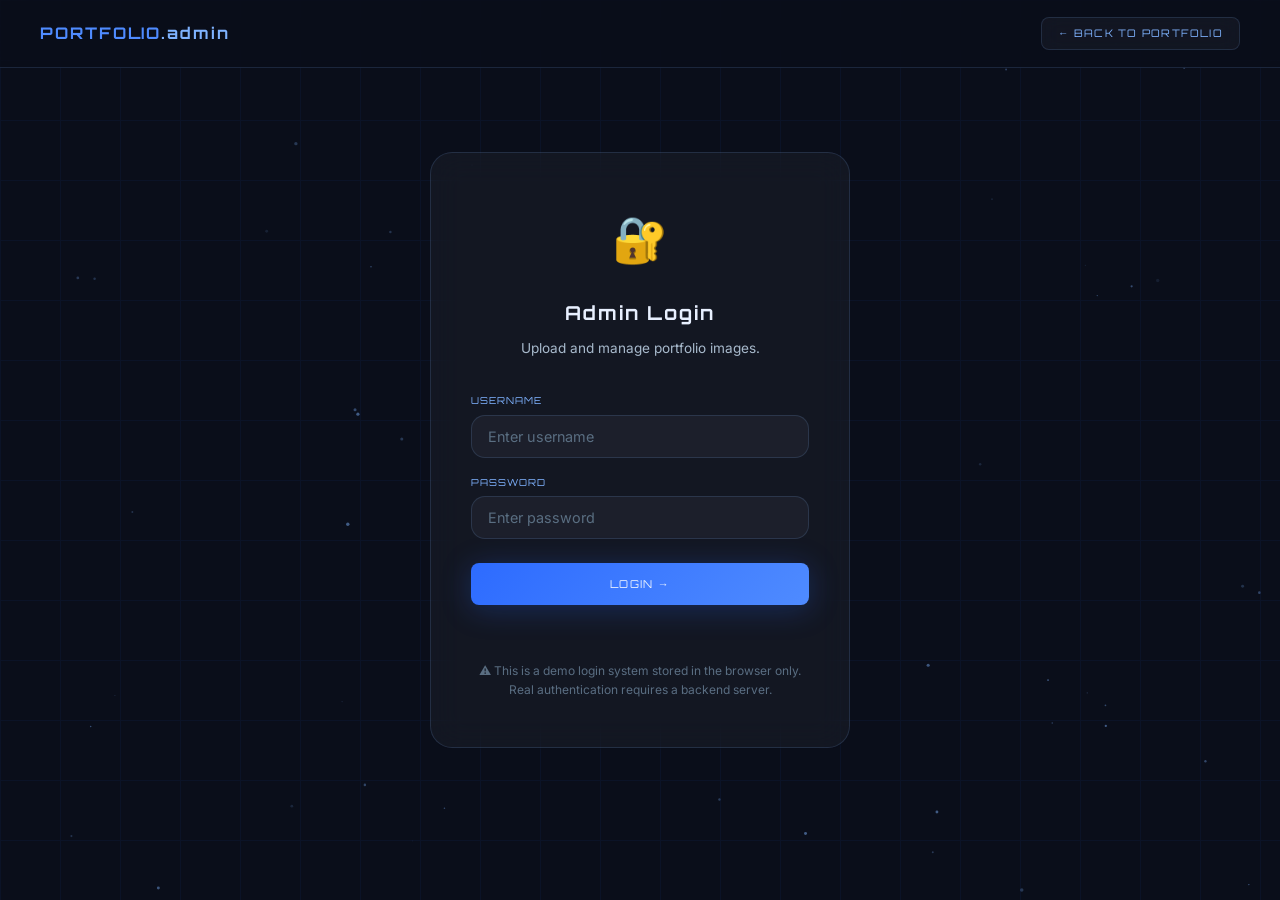
<file: admin.html>
<!DOCTYPE html>
<html lang="en">
<head>
  <meta charset="UTF-8" />
  <meta name="viewport" content="width=device-width, initial-scale=1.0" />
  <title>Admin Dashboard — Portfolio</title>
  <link rel="preconnect" href="https://fonts.googleapis.com" />
  <link href="https://fonts.googleapis.com/css2?family=Orbitron:wght@400;600;700&family=Inter:wght@300;400;500;600&display=swap" rel="stylesheet" />
  <link rel="stylesheet" href="style.css" />
  <style>
    /* ── Admin-specific styles ── */
    .admin-wrap {
      max-width:  900px;
      margin:     0 auto;
      padding:    calc(var(--nav-h) + 48px) 40px 80px;
    }

    .admin-login-screen {
      min-height: 100vh;
      display:    flex;
      align-items:center;
      justify-content:center;
      padding:    40px 20px;
    }

    .admin-login-box {
      width:     100%;
      max-width: 420px;
      padding:   48px 40px;
      text-align:center;
    }

    .admin-login-icon {
      font-size: 2.8rem;
      margin-bottom: 20px;
    }

    .admin-login-title {
      font-family:    var(--font-display);
      font-size:      1.2rem;
      letter-spacing: 0.1em;
      color:          var(--white);
      margin-bottom:  8px;
    }

    .admin-login-sub {
      font-size:     0.85rem;
      color:         var(--grey-light);
      margin-bottom: 32px;
    }

    .form-group {
      margin-bottom: 16px;
      text-align:    left;
    }

    .form-group label {
      display:        block;
      font-family:    var(--font-display);
      font-size:      0.6rem;
      letter-spacing: 0.1em;
      text-transform: uppercase;
      color:          var(--blue-ice);
      margin-bottom:  6px;
    }

    .form-group input {
      width:        100%;
      padding:      12px 16px;
      background:   var(--glass-bg);
      border:       1px solid var(--glass-border);
      border-radius:var(--radius);
      color:        var(--white);
      font-family:  var(--font-body);
      font-size:    0.9rem;
      outline:      none;
      transition:   border-color var(--transition);
    }

    .form-group input:focus {
      border-color: var(--blue);
    }

    .form-group input::placeholder { color: var(--grey-mid); }

    #login-error {
      color:       #ff6b6b;
      font-size:   0.82rem;
      margin-top:  12px;
      min-height:  20px;
    }

    /* Dashboard */
    .dashboard-header {
      display:        flex;
      align-items:    center;
      gap:            16px;
      margin-bottom:  40px;
      padding-bottom: 24px;
      border-bottom:  1px solid var(--glass-border);
    }

    .dashboard-title {
      font-family:    var(--font-display);
      font-size:      1.3rem;
      font-weight:    700;
      color:          var(--white);
    }

    .dashboard-sub {
      font-size:   0.85rem;
      color:       var(--grey-light);
      margin-top:  4px;
    }

    .dashboard-logout {
      margin-left: auto;
    }

    .upload-sections { display: flex; flex-direction: column; gap: 28px; }

    .upload-section {
      padding:     28px;
    }

    .upload-section-title {
      font-family:    var(--font-display);
      font-size:      0.8rem;
      font-weight:    600;
      letter-spacing: 0.1em;
      text-transform: uppercase;
      color:          var(--blue-ice);
      margin-bottom:  6px;
    }

    .upload-section-sub {
      font-size:     0.82rem;
      color:         var(--grey-mid);
      margin-bottom: 20px;
    }

    .upload-grid {
      display:               grid;
      grid-template-columns: repeat(auto-fill, minmax(160px, 1fr));
      gap:                   16px;
    }

    .upload-slot {
      border:         2px dashed var(--glass-border);
      border-radius:  var(--radius);
      padding:        16px;
      text-align:     center;
      cursor:         pointer;
      transition:     border-color var(--transition), background var(--transition);
      position:       relative;
      min-height:     130px;
      display:        flex;
      flex-direction: column;
      align-items:    center;
      justify-content:center;
      gap:            8px;
    }

    .upload-slot:hover {
      border-color: var(--blue);
      background:   var(--blue-glow);
    }

    .upload-slot-label {
      font-family:    var(--font-display);
      font-size:      0.58rem;
      letter-spacing: 0.08em;
      text-transform: uppercase;
      color:          var(--grey-light);
      line-height:    1.4;
      text-align:     center;
    }

    .upload-slot-icon { font-size: 1.8rem; opacity: 0.5; }

    .upload-slot img {
      position:     absolute;
      inset:        0;
      width:        100%;
      height:       100%;
      object-fit:   cover;
      border-radius:calc(var(--radius) - 2px);
    }

    .upload-slot .slot-overlay {
      position:        absolute;
      inset:           0;
      background:      rgba(0,0,0,0.6);
      border-radius:   calc(var(--radius) - 2px);
      display:         flex;
      flex-direction:  column;
      align-items:     center;
      justify-content: center;
      gap:             6px;
      opacity:         0;
      transition:      opacity 0.25s;
    }

    .upload-slot:hover .slot-overlay { opacity: 1; }

    .slot-overlay span {
      font-family:    var(--font-display);
      font-size:      0.58rem;
      letter-spacing: 0.1em;
      color:          var(--white);
      text-transform: uppercase;
    }

    .slot-remove {
      position:      absolute;
      top:           6px;
      right:         6px;
      width:         22px;
      height:        22px;
      border-radius: 50%;
      background:    rgba(255,0,0,0.6);
      border:        none;
      color:         white;
      font-size:     0.7rem;
      cursor:        pointer;
      display:       flex;
      align-items:   center;
      justify-content:center;
      z-index:       10;
    }

    .admin-notice {
      padding:        20px 24px;
      background:     rgba(255,209,102,0.06);
      border:         1px solid rgba(255,209,102,0.2);
      border-radius:  var(--radius);
      font-size:      0.85rem;
      color:          #FFD166;
      line-height:    1.6;
      margin-bottom:  28px;
    }

    .hidden { display: none !important; }

    @media (max-width: 600px) {
      .admin-wrap { padding: calc(var(--nav-h) + 24px) 20px 60px; }
      .admin-login-box { padding: 32px 24px; }
    }
  </style>
</head>
<body>

  <canvas id="canvas-bg"></canvas>
  <div class="circuit-overlay" aria-hidden="true"></div>

  <nav id="navbar" role="navigation">
    <span class="nav-brand"><span>PORTFOLIO</span>.admin</span>
    <a href="index.html" class="btn-secondary" style="margin-left:auto;font-size:0.65rem;padding:7px 16px;">← Back to Portfolio</a>
  </nav>

  <!-- ══ LOGIN SCREEN ══════════════════════════════════════════ -->
  <div id="login-screen" class="admin-login-screen">
    <div class="glass-card admin-login-box">
      <div class="admin-login-icon">🔐</div>
      <h1 class="admin-login-title">Admin Login</h1>
      <p class="admin-login-sub">
        Upload and manage portfolio images.<br>
        <!-- DEMO ONLY: Replace credentials in admin.js -->
      </p>

      <div class="form-group">
        <label for="username">Username</label>
        <input type="text" id="username" placeholder="Enter username" autocomplete="username" />
      </div>
      <div class="form-group">
        <label for="password">Password</label>
        <input type="password" id="password" placeholder="Enter password" autocomplete="current-password" />
      </div>

      <button class="btn-primary" id="login-btn" style="width:100%;justify-content:center;margin-top:8px;">
        Login →
      </button>
      <p id="login-error" aria-live="polite"></p>

      <p style="margin-top:24px;font-size:0.75rem;color:var(--grey-mid);line-height:1.6;">
        ⚠ This is a demo login system stored in the browser only.<br>
        Real authentication requires a backend server.
      </p>
    </div>
  </div>

  <!-- ══ DASHBOARD ════════════════════════════════════════════ -->
  <div id="dashboard" class="admin-wrap hidden">

    <div class="dashboard-header">
      <div>
        <h1 class="dashboard-title">Image Manager</h1>
        <p class="dashboard-sub">Upload, replace, or remove portfolio images. Changes are saved to your browser.</p>
      </div>
      <button class="btn-secondary dashboard-logout" id="logout-btn">Logout</button>
    </div>

    <div class="admin-notice">
      📌 <strong>How this works:</strong> Images you upload here are stored in your browser's local storage as Base64 data.
      They will persist after refresh on this device. For permanent hosting, copy your image files into the
      <code style="color:#FFD166;">images/</code> folder and update the paths in <code style="color:#FFD166;">data.js</code>.
    </div>

    <div class="upload-sections" id="upload-sections">
      <!-- Generated by admin.js -->
    </div>

  </div>

  <data></data><!-- data.js placeholder -->

  <script src="data.js"></script>
  <script src="admin.js"></script>

  <!-- Particle canvas (reuse main script inline) -->
  <script>
    (function() {
      const canvas = document.getElementById('canvas-bg');
      if (!canvas) return;
      const ctx = canvas.getContext('2d');
      let W, H, particles = [];
      function resize() { W = canvas.width = window.innerWidth; H = canvas.height = window.innerHeight; }
      function init() { particles = Array.from({length:50},()=>({x:Math.random()*W,y:Math.random()*H,r:Math.random()*1.4+0.4,vx:(Math.random()-.5)*.3,vy:(Math.random()-.5)*.3,a:Math.random()*.4+0.1})); }
      function animate() {
        ctx.clearRect(0,0,W,H);
        particles.forEach(p=>{
          ctx.beginPath(); ctx.arc(p.x,p.y,p.r,0,Math.PI*2);
          ctx.fillStyle=`rgba(127,179,255,${p.a})`; ctx.fill();
          p.x+=p.vx; p.y+=p.vy;
          if(p.x<0||p.x>W)p.vx*=-1; if(p.y<0||p.y>H)p.vy*=-1;
        });
        requestAnimationFrame(animate);
      }
      resize(); init(); animate();
      window.addEventListener('resize',resize);
    })();
  </script>

</body>
</html>
</file>
<file: style.css>
/* ============================================================
   style.css  —  DO NOT EDIT  (all content lives in data.js)
   Futuristic Technology Portfolio — Blue / White / Grey
   ============================================================ */

/* ── Google Fonts ─────────────────────────────────────────── */
@import url('https://fonts.googleapis.com/css2?family=Orbitron:wght@400;600;700;900&family=Inter:wght@300;400;500;600&display=swap');

/* ── CSS Variables ─────────────────────────────────────────── */
:root {
  --navy:         #0A0E1A;
  --dark-blue:    #0D1526;
  --panel:        #111927;
  --blue:         #2D6BFF;
  --blue-bright:  #4F8BFF;
  --blue-ice:     #7FB3FF;
  --blue-glow:    rgba(45, 107, 255, 0.18);
  --white:        #E8F0FF;
  --grey-light:   #A8BACC;
  --grey-mid:     #5A6E82;
  --grey-dark:    #2A3A4E;
  --glass-bg:     rgba(255, 255, 255, 0.04);
  --glass-border: rgba(127, 179, 255, 0.15);
  --glass-hover:  rgba(45, 107, 255, 0.08);
  --radius:       14px;
  --radius-lg:    22px;
  --shadow:       0 8px 40px rgba(0,0,0,0.45);
  --shadow-blue:  0 4px 30px rgba(45, 107, 255, 0.25);
  --font-display: 'Orbitron', 'Segoe UI', sans-serif;
  --font-body:    'Inter', 'Segoe UI', sans-serif;
  --nav-h:        68px;
  --transition:   0.35s cubic-bezier(0.4, 0, 0.2, 1);
}

/* ── Reset & Base ──────────────────────────────────────────── */
*, *::before, *::after { box-sizing: border-box; margin: 0; padding: 0; }

html { scroll-behavior: smooth; }

body {
  font-family:      var(--font-body);
  background-color: var(--navy);
  color:            var(--white);
  line-height:      1.7;
  overflow-x:       hidden;
  min-height:       100vh;
}

img { display: block; max-width: 100%; }
a   { color: var(--blue-ice); text-decoration: none; }
a:hover { color: var(--blue-bright); }

/* ── Canvas background (particles) ────────────────────────── */
#canvas-bg {
  position: fixed;
  inset: 0;
  z-index: 0;
  pointer-events: none;
}

/* ── Circuit overlay ───────────────────────────────────────── */
.circuit-overlay {
  position: fixed;
  inset: 0;
  z-index: 0;
  pointer-events: none;
  opacity: 0.06;
  background-image:
    linear-gradient(var(--blue) 1px, transparent 1px),
    linear-gradient(90deg, var(--blue) 1px, transparent 1px);
  background-size: 60px 60px;
}

/* ── Navigation ────────────────────────────────────────────── */
#navbar {
  position:   fixed;
  top:        0;
  left:       0;
  right:      0;
  z-index:    1000;
  height:     var(--nav-h);
  display:    flex;
  align-items:center;
  padding:    0 40px;
  backdrop-filter:         blur(18px);
  -webkit-backdrop-filter: blur(18px);
  background:  rgba(10, 14, 26, 0.82);
  border-bottom: 1px solid var(--glass-border);
  transition:  background var(--transition);
}

.nav-brand {
  font-family: var(--font-display);
  font-weight: 700;
  font-size:   1rem;
  color:       var(--blue-ice);
  letter-spacing: 0.12em;
  white-space: nowrap;
}

.nav-brand span { color: var(--blue-bright); }

.nav-links {
  display:        flex;
  align-items:    center;
  gap:            4px;
  margin-left:    auto;
  list-style:     none;
}

.nav-links a {
  font-family:    var(--font-display);
  font-size:      0.65rem;
  letter-spacing: 0.1em;
  padding:        6px 12px;
  border-radius:  6px;
  color:          var(--grey-light);
  transition:     color var(--transition), background var(--transition);
  text-transform: uppercase;
}

.nav-links a:hover,
.nav-links a.active {
  color:       var(--white);
  background:  var(--blue-glow);
}

.nav-admin {
  margin-left:  16px;
  font-family:  var(--font-display);
  font-size:    0.6rem;
  letter-spacing: 0.1em;
  padding:      6px 14px;
  border-radius:6px;
  border:       1px solid var(--glass-border);
  color:        var(--grey-light);
  background:   transparent;
  cursor:       pointer;
  transition:   all var(--transition);
  text-transform: uppercase;
}

.nav-admin:hover {
  border-color: var(--blue);
  color:        var(--blue-ice);
  background:   var(--blue-glow);
}

/* Hamburger */
.nav-toggle {
  display:    none;
  flex-direction: column;
  gap:        5px;
  cursor:     pointer;
  margin-left:auto;
  padding:    6px;
  background: transparent;
  border:     none;
}

.nav-toggle span {
  display:    block;
  width:      24px;
  height:     2px;
  background: var(--blue-ice);
  border-radius: 2px;
  transition: all 0.3s;
}

/* ── Page wrapper ──────────────────────────────────────────── */
main {
  position:   relative;
  z-index:    1;
  padding-top:var(--nav-h);
}

/* ── Section base ──────────────────────────────────────────── */
.section {
  padding:    96px 40px;
  max-width:  1200px;
  margin:     0 auto;
}

.section-full {
  padding: 96px 40px;
}

.section-title {
  font-family:    var(--font-display);
  font-size:      clamp(1.4rem, 3vw, 2rem);
  font-weight:    700;
  letter-spacing: 0.12em;
  text-transform: uppercase;
  color:          var(--white);
  margin-bottom:  8px;
  display:        flex;
  align-items:    center;
  gap:            14px;
}

.section-title::before {
  content:    '';
  display:    inline-block;
  width:      4px;
  height:     1.2em;
  background: linear-gradient(to bottom, var(--blue), var(--blue-ice));
  border-radius: 2px;
  flex-shrink: 0;
}

.section-sub {
  color:       var(--grey-light);
  font-size:   0.95rem;
  margin-bottom: 52px;
  max-width:   560px;
  line-height: 1.6;
}

/* ── Hero ──────────────────────────────────────────────────── */
#hero {
  min-height:  100vh;
  display:     flex;
  align-items: center;
  justify-content: center;
  text-align:  center;
  padding:     120px 40px 80px;
  position:    relative;
}

.hero-inner {
  max-width: 800px;
  position:  relative;
  z-index:   2;
}

.hero-badge {
  display:        inline-flex;
  align-items:    center;
  gap:            8px;
  font-family:    var(--font-display);
  font-size:      0.62rem;
  letter-spacing: 0.18em;
  text-transform: uppercase;
  color:          var(--blue-ice);
  background:     var(--blue-glow);
  border:         1px solid var(--glass-border);
  padding:        6px 16px;
  border-radius:  100px;
  margin-bottom:  28px;
}

.hero-badge::before {
  content:    '';
  width:      7px;
  height:     7px;
  background: var(--blue-bright);
  border-radius: 50%;
  box-shadow:  0 0 8px var(--blue-bright);
  animation:  pulse-dot 2s infinite;
}

@keyframes pulse-dot {
  0%,100% { opacity:1; transform:scale(1); }
  50%      { opacity:0.5; transform:scale(1.4); }
}

#hero-name {
  font-family:    var(--font-display);
  font-size:      clamp(2.2rem, 6vw, 4.5rem);
  font-weight:    900;
  letter-spacing: 0.06em;
  line-height:    1.1;
  background:     linear-gradient(135deg, var(--white) 30%, var(--blue-ice) 70%, var(--blue-bright) 100%);
  -webkit-background-clip: text;
  -webkit-text-fill-color: transparent;
  background-clip: text;
  margin-bottom:  16px;
}

#hero-tagline {
  font-size:   1.1rem;
  color:       var(--grey-light);
  margin-bottom: 12px;
}

#hero-school {
  font-family:    var(--font-display);
  font-size:      0.72rem;
  letter-spacing: 0.15em;
  text-transform: uppercase;
  color:          var(--blue-ice);
  margin-bottom:  40px;
}

.hero-cta-row {
  display:    flex;
  gap:        16px;
  justify-content: center;
  flex-wrap:  wrap;
}

.btn-primary {
  font-family:    var(--font-display);
  font-size:      0.68rem;
  letter-spacing: 0.12em;
  text-transform: uppercase;
  padding:        14px 32px;
  border-radius:  8px;
  border:         none;
  background:     linear-gradient(135deg, var(--blue), var(--blue-bright));
  color:          var(--white);
  cursor:         pointer;
  box-shadow:     var(--shadow-blue);
  transition:     all var(--transition);
  text-decoration: none;
  display:        inline-flex;
  align-items:    center;
  gap:            8px;
}

.btn-primary:hover {
  transform:      translateY(-2px);
  box-shadow:     0 8px 40px rgba(45,107,255,0.45);
  color:          var(--white);
}

.btn-secondary {
  font-family:    var(--font-display);
  font-size:      0.68rem;
  letter-spacing: 0.12em;
  text-transform: uppercase;
  padding:        13px 32px;
  border-radius:  8px;
  border:         1px solid var(--glass-border);
  background:     var(--glass-bg);
  color:          var(--blue-ice);
  cursor:         pointer;
  transition:     all var(--transition);
  text-decoration:none;
  backdrop-filter:blur(10px);
  display:        inline-flex;
  align-items:    center;
  gap:            8px;
}

.btn-secondary:hover {
  border-color:   var(--blue);
  background:     var(--blue-glow);
  transform:      translateY(-2px);
  color:          var(--white);
}

.hero-scroll-hint {
  position:   absolute;
  bottom:     36px;
  left:       50%;
  transform:  translateX(-50%);
  display:    flex;
  flex-direction: column;
  align-items:center;
  gap:        8px;
  color:      var(--grey-mid);
  font-size:  0.75rem;
  animation:  bounce 2.5s ease-in-out infinite;
}

@keyframes bounce {
  0%,100% { transform: translateX(-50%) translateY(0); }
  50%      { transform: translateX(-50%) translateY(8px); }
}

.scroll-arrow {
  width:  24px;
  height: 24px;
  border-right: 2px solid var(--grey-mid);
  border-bottom:2px solid var(--grey-mid);
  transform:    rotate(45deg);
}

/* ── Glass Card ────────────────────────────────────────────── */
.glass-card {
  background:     var(--glass-bg);
  border:         1px solid var(--glass-border);
  border-radius:  var(--radius-lg);
  backdrop-filter:         blur(16px);
  -webkit-backdrop-filter: blur(16px);
  transition:     transform var(--transition), box-shadow var(--transition), border-color var(--transition);
}

.glass-card:hover {
  transform:    translateY(-4px);
  box-shadow:   var(--shadow-blue);
  border-color: rgba(127, 179, 255, 0.3);
}

/* ── About ─────────────────────────────────────────────────── */
#about {
  background: linear-gradient(180deg, var(--navy) 0%, var(--dark-blue) 100%);
}

.about-grid {
  display:   grid;
  grid-template-columns: 280px 1fr;
  gap:       52px;
  align-items:start;
}

.about-photo-wrap {
  position: relative;
}

.about-photo {
  width:        100%;
  aspect-ratio: 3/4;
  object-fit:   cover;
  border-radius:var(--radius-lg);
  border:       2px solid var(--glass-border);
  box-shadow:   var(--shadow-blue);
}

.about-photo-placeholder {
  width:        100%;
  aspect-ratio: 3/4;
  border-radius:var(--radius-lg);
  border:       2px dashed var(--glass-border);
  display:      flex;
  flex-direction:column;
  align-items:  center;
  justify-content:center;
  gap:          12px;
  color:        var(--grey-mid);
  font-size:    0.85rem;
  background:   var(--glass-bg);
}

.about-photo-placeholder .placeholder-icon {
  font-size: 3rem;
  opacity:   0.4;
}

.about-tag-row {
  display:    flex;
  gap:        8px;
  flex-wrap:  wrap;
  margin-bottom: 20px;
}

.tag {
  font-family:    var(--font-display);
  font-size:      0.6rem;
  letter-spacing: 0.1em;
  text-transform: uppercase;
  padding:        4px 12px;
  border-radius:  100px;
  background:     var(--blue-glow);
  border:         1px solid var(--glass-border);
  color:          var(--blue-ice);
}

.about-info-name {
  font-family: var(--font-display);
  font-size:   clamp(1.4rem, 3vw, 2rem);
  font-weight: 700;
  color:       var(--white);
  margin-bottom: 4px;
}

.about-info-school {
  font-family:    var(--font-display);
  font-size:      0.72rem;
  letter-spacing: 0.12em;
  text-transform: uppercase;
  color:          var(--blue-ice);
  margin-bottom:  24px;
}

.about-aspiration {
  display:     flex;
  align-items: center;
  gap:         10px;
  padding:     14px 18px;
  background:  var(--glass-bg);
  border:      1px solid var(--glass-border);
  border-radius:var(--radius);
  margin-bottom:32px;
  font-size:   0.9rem;
  color:       var(--grey-light);
}

.about-aspiration strong { color: var(--blue-ice); }

.about-links {
  display:  flex;
  gap:      12px;
  flex-wrap:wrap;
}

/* ── Personal Story ────────────────────────────────────────── */
#story {
  background: var(--dark-blue);
}

#story .section-full { padding: 96px 40px; }

.story-container {
  max-width: 860px;
  margin:    0 auto;
}

.story-paragraphs { display: flex; flex-direction: column; gap: 22px; }

.story-paragraph {
  padding:     28px 32px;
  border-left: 3px solid var(--blue);
  background:  var(--glass-bg);
  border-radius:0 var(--radius) var(--radius) 0;
  color:       var(--grey-light);
  font-size:   0.97rem;
  line-height: 1.8;
  transition:  border-color var(--transition);
}

.story-paragraph:hover { border-left-color: var(--blue-ice); }

/* ── Achievements ──────────────────────────────────────────── */
#achievements {
  background: linear-gradient(180deg, var(--dark-blue) 0%, var(--navy) 100%);
}

.achievements-filter {
  display:       flex;
  gap:           8px;
  flex-wrap:     wrap;
  margin-bottom: 36px;
}

.filter-btn {
  font-family:    var(--font-display);
  font-size:      0.6rem;
  letter-spacing: 0.1em;
  text-transform: uppercase;
  padding:        7px 16px;
  border-radius:  100px;
  border:         1px solid var(--glass-border);
  background:     var(--glass-bg);
  color:          var(--grey-light);
  cursor:         pointer;
  transition:     all var(--transition);
}

.filter-btn:hover,
.filter-btn.active {
  background:   var(--blue-glow);
  border-color: var(--blue);
  color:        var(--white);
}

.achievements-grid {
  display:               grid;
  grid-template-columns: repeat(auto-fill, minmax(300px, 1fr));
  gap:                   20px;
}

.achievement-card {
  padding:  24px;
  cursor:   pointer;
  position: relative;
  overflow: hidden;
}

.achievement-card::after {
  content:  '';
  position: absolute;
  top:      0;
  left:     0;
  right:    0;
  height:   2px;
  background: linear-gradient(90deg, transparent, var(--blue), transparent);
  opacity:  0;
  transition: opacity var(--transition);
}

.achievement-card:hover::after { opacity: 1; }

.achievement-card-cat {
  font-family:    var(--font-display);
  font-size:      0.58rem;
  letter-spacing: 0.14em;
  text-transform: uppercase;
  padding:        3px 10px;
  border-radius:  100px;
  margin-bottom:  14px;
  display:        inline-block;
  background:     var(--blue-glow);
  border:         1px solid var(--glass-border);
}

.achievement-card-title {
  font-family:  var(--font-display);
  font-size:    0.88rem;
  font-weight:  600;
  line-height:  1.4;
  color:        var(--white);
  margin-bottom:10px;
}

.achievement-card-org {
  font-size:   0.8rem;
  color:       var(--grey-light);
  margin-bottom:6px;
}

.achievement-card-date {
  font-family:    var(--font-display);
  font-size:      0.6rem;
  letter-spacing: 0.1em;
  color:          var(--grey-mid);
}

.achievement-card-cta {
  margin-top:  16px;
  font-family: var(--font-display);
  font-size:   0.58rem;
  letter-spacing:0.1em;
  text-transform:uppercase;
  color:       var(--blue-ice);
  display:     flex;
  align-items: center;
  gap:         6px;
}

/* ── Achievement Modal ─────────────────────────────────────── */
.modal-overlay {
  position:   fixed;
  inset:      0;
  z-index:    2000;
  background: rgba(5, 8, 20, 0.88);
  backdrop-filter:         blur(8px);
  -webkit-backdrop-filter: blur(8px);
  display:    flex;
  align-items: center;
  justify-content:center;
  padding:    20px;
  opacity:    0;
  pointer-events: none;
  transition: opacity var(--transition);
}

.modal-overlay.open {
  opacity:       1;
  pointer-events:all;
}

.modal-box {
  background:  var(--panel);
  border:      1px solid var(--glass-border);
  border-radius:var(--radius-lg);
  max-width:   760px;
  width:       100%;
  max-height:  88vh;
  overflow-y:  auto;
  padding:     40px;
  position:    relative;
  transform:   translateY(20px);
  transition:  transform var(--transition);
  scrollbar-width: thin;
  scrollbar-color: var(--grey-dark) transparent;
}

.modal-overlay.open .modal-box {
  transform: translateY(0);
}

.modal-close {
  position:   absolute;
  top:        20px;
  right:      20px;
  width:      36px;
  height:     36px;
  border-radius:50%;
  border:     1px solid var(--glass-border);
  background: var(--glass-bg);
  color:      var(--grey-light);
  font-size:  1.1rem;
  cursor:     pointer;
  display:    flex;
  align-items:center;
  justify-content:center;
  transition: all var(--transition);
}

.modal-close:hover {
  border-color:var(--blue);
  color:       var(--white);
  background:  var(--blue-glow);
}

.modal-cat-row {
  display:       flex;
  align-items:   center;
  gap:           10px;
  margin-bottom: 16px;
}

.modal-title {
  font-family:  var(--font-display);
  font-size:    clamp(1rem, 2.5vw, 1.4rem);
  font-weight:  700;
  color:        var(--white);
  margin-bottom:20px;
  line-height:  1.3;
}

.modal-meta {
  display:       flex;
  gap:           16px;
  flex-wrap:     wrap;
  margin-bottom: 28px;
}

.modal-meta-item {
  font-size:   0.82rem;
  color:       var(--grey-light);
  display:     flex;
  align-items: center;
  gap:         6px;
}

.modal-meta-item strong { color: var(--blue-ice); }

.modal-section-label {
  font-family:    var(--font-display);
  font-size:      0.6rem;
  letter-spacing: 0.14em;
  text-transform: uppercase;
  color:          var(--blue-ice);
  margin-bottom:  8px;
  margin-top:     24px;
}

.modal-text {
  font-size:   0.9rem;
  color:       var(--grey-light);
  line-height: 1.75;
}

.modal-images {
  display: grid;
  grid-template-columns: 1fr 1fr;
  gap:     16px;
  margin-top:24px;
}

.modal-images.single {
  grid-template-columns: 1fr;
  max-width: 380px;
  margin-left:  auto;
  margin-right: auto;
}

.code-block {
  background:     rgba(0,0,0,0.35);
  border:         1px solid var(--glass-border);
  border-radius:  var(--radius);
  padding:        18px 20px;
  margin-top:     10px;
  overflow-x:     auto;
  max-height:     420px;
  overflow-y:     auto;
}

.code-block code {
  font-family:    'Consolas', 'Monaco', 'Courier New', monospace;
  font-size:      0.82rem;
  line-height:    1.6;
  color:          var(--grey-light);
  white-space:    pre;
}

.modal-img-wrap {
  border-radius:var(--radius);
  overflow:     hidden;
  border:       1px solid var(--glass-border);
  background:   var(--glass-bg);
  aspect-ratio: 4/3;
  display:      flex;
  align-items:  center;
  justify-content:center;
  cursor:       pointer;
  position:     relative;
}

.modal-img-wrap img {
  width:      100%;
  height:     100%;
  object-fit: cover;
  transition: transform var(--transition);
}

.modal-img-wrap:hover img { transform: scale(1.04); }

.modal-img-placeholder {
  display:        flex;
  flex-direction: column;
  align-items:    center;
  gap:            8px;
  color:          var(--grey-mid);
  font-size:      0.78rem;
  text-align:     center;
  padding:        20px;
}

.modal-img-placeholder .ph-icon { font-size: 2.2rem; opacity:0.4; }
.modal-img-label {
  font-family:    var(--font-display);
  font-size:      0.6rem;
  letter-spacing: 0.1em;
  text-transform: uppercase;
  color:          var(--grey-mid);
  margin-bottom:  8px;
}

/* Lightbox */
.lightbox-overlay {
  position:   fixed;
  inset:      0;
  z-index:    3000;
  background: rgba(0,0,0,0.92);
  display:    flex;
  align-items:center;
  justify-content:center;
  padding:    20px;
  cursor:     zoom-out;
  opacity:    0;
  pointer-events:none;
  transition: opacity 0.25s;
}

.lightbox-overlay.open {
  opacity:       1;
  pointer-events:all;
}

.lightbox-overlay img {
  max-width:  90vw;
  max-height: 90vh;
  object-fit: contain;
  border-radius:var(--radius);
}

/* ── Projects ──────────────────────────────────────────────── */
#projects {
  background: var(--dark-blue);
}

.projects-grid {
  display: flex;
  flex-direction: column;
  gap: 32px;
}

.project-card {
  padding: 36px;
  display: grid;
  grid-template-columns: 1fr auto;
  gap: 28px;
  align-items: start;
  cursor: pointer;
}

.project-card-body { flex:1; }

.project-num {
  font-family:    var(--font-display);
  font-size:      0.62rem;
  letter-spacing: 0.2em;
  color:          var(--blue-bright);
  margin-bottom:  10px;
}

.project-title {
  font-family:  var(--font-display);
  font-size:    1.15rem;
  font-weight:  700;
  color:        var(--white);
  margin-bottom:6px;
}

.project-cat {
  font-size:     0.82rem;
  color:         var(--grey-light);
  margin-bottom: 16px;
}

.project-tech-row {
  display:  flex;
  gap:      8px;
  flex-wrap:wrap;
  margin-bottom:20px;
}

.tech-chip {
  font-family:    var(--font-display);
  font-size:      0.58rem;
  letter-spacing: 0.08em;
  padding:        4px 10px;
  border-radius:  6px;
  background:     rgba(45,107,255,0.12);
  border:         1px solid rgba(45,107,255,0.25);
  color:          var(--blue-ice);
}

.project-snippet {
  font-size:   0.88rem;
  color:       var(--grey-light);
  line-height: 1.7;
}

.project-arrow {
  font-size: 1.4rem;
  color:     var(--blue-ice);
  align-self:center;
  transition:transform var(--transition);
}

.project-card:hover .project-arrow { transform:translateX(6px); }

/* Project Modal extends achievement modal styles */
.modal-tech-row { display:flex; gap:8px; flex-wrap:wrap; margin-top:10px; }

/* ── Leadership ────────────────────────────────────────────── */
#leadership {
  background: linear-gradient(180deg, var(--navy) 0%, var(--dark-blue) 100%);
}

.leadership-grid {
  display:               grid;
  grid-template-columns: repeat(auto-fill, minmax(320px, 1fr));
  gap:                   24px;
}

.leadership-card { padding:30px; }

.leadership-card-role {
  font-family:  var(--font-display);
  font-size:    0.95rem;
  font-weight:  700;
  color:        var(--white);
  margin-bottom:6px;
}

.leadership-card-org {
  font-family:    var(--font-display);
  font-size:      0.65rem;
  letter-spacing: 0.1em;
  text-transform: uppercase;
  color:          var(--blue-ice);
  margin-bottom:  4px;
}

.leadership-card-dur {
  font-size:     0.78rem;
  color:         var(--grey-mid);
  margin-bottom: 18px;
}

.leadership-responsibilities {
  list-style:  none;
  margin-bottom:18px;
}

.leadership-responsibilities li {
  font-size:   0.85rem;
  color:       var(--grey-light);
  padding:     5px 0;
  padding-left:18px;
  position:    relative;
  line-height: 1.5;
}

.leadership-responsibilities li::before {
  content:  '›';
  position: absolute;
  left:     0;
  color:    var(--blue-bright);
  font-size:1.1rem;
  line-height:1;
}

.leadership-impact {
  font-size:   0.85rem;
  color:       var(--grey-light);
  padding:     12px 16px;
  background:  var(--glass-bg);
  border-left: 3px solid var(--blue);
  border-radius:0 var(--radius) var(--radius) 0;
  margin-bottom:14px;
}

.leadership-reflection {
  font-size:   0.83rem;
  color:       var(--grey-mid);
  font-style:  italic;
}

/* ── Future Goals ──────────────────────────────────────────── */
#goals {
  background: var(--dark-blue);
}

.goals-grid {
  display:               grid;
  grid-template-columns: repeat(auto-fill, minmax(280px, 1fr));
  gap:                   24px;
}

.goal-card {
  padding:    32px;
  text-align: center;
}

.goal-icon {
  font-size:    2.8rem;
  margin-bottom:16px;
  display:      block;
}

.goal-title {
  font-family:  var(--font-display);
  font-size:    0.9rem;
  font-weight:  700;
  color:        var(--white);
  margin-bottom:12px;
  line-height:  1.3;
}

.goal-desc {
  font-size:   0.88rem;
  color:       var(--grey-light);
  line-height: 1.7;
}

/* ── Footer ────────────────────────────────────────────────── */
footer {
  position:   relative;
  z-index:    1;
  background: var(--navy);
  border-top: 1px solid var(--glass-border);
  padding:    48px 40px 32px;
}

.footer-inner {
  max-width:      1200px;
  margin:         0 auto;
  display:        flex;
  justify-content:space-between;
  align-items:    flex-start;
  flex-wrap:      wrap;
  gap:            32px;
}

.footer-brand {
  font-family:  var(--font-display);
  font-size:    0.9rem;
  font-weight:  700;
  color:        var(--blue-ice);
  margin-bottom:8px;
}

.footer-links {
  display:    flex;
  gap:        20px;
  flex-wrap:  wrap;
}

.footer-links a {
  font-size:   0.82rem;
  color:       var(--grey-mid);
  transition:  color var(--transition);
}

.footer-links a:hover { color: var(--blue-ice); }

.footer-copy {
  width:     100%;
  text-align:center;
  font-size: 0.75rem;
  color:     var(--grey-mid);
  margin-top:32px;
  padding-top:20px;
  border-top:1px solid var(--glass-border);
}

/* ── Edit Guide ────────────────────────────────────────────── */
#edit-guide {
  background: var(--panel);
  border-top: 1px solid var(--glass-border);
  padding:    56px 40px;
}

.guide-inner {
  max-width: 860px;
  margin:    0 auto;
}

.guide-title {
  font-family:    var(--font-display);
  font-size:      1rem;
  letter-spacing: 0.12em;
  text-transform: uppercase;
  color:          var(--blue-ice);
  margin-bottom:  24px;
  display:        flex;
  align-items:    center;
  gap:            10px;
}

.guide-steps {
  display:  flex;
  flex-direction:column;
  gap:      12px;
  counter-reset:steps;
}

.guide-step {
  display:     flex;
  align-items: flex-start;
  gap:         16px;
  padding:     16px 20px;
  background:  var(--glass-bg);
  border:      1px solid var(--glass-border);
  border-radius:var(--radius);
}

.guide-step-num {
  font-family:  var(--font-display);
  font-size:    0.7rem;
  font-weight:  700;
  color:        var(--blue-bright);
  min-width:    28px;
  padding-top:  2px;
}

.guide-step-text {
  font-size:   0.88rem;
  color:       var(--grey-light);
  line-height: 1.6;
}

.guide-step-text code {
  font-family:  'Courier New', monospace;
  background:   rgba(45,107,255,0.12);
  border:       1px solid rgba(45,107,255,0.2);
  padding:      1px 6px;
  border-radius:4px;
  font-size:    0.82rem;
  color:        var(--blue-ice);
}

/* ── Scroll reveal ─────────────────────────────────────────── */
.reveal {
  opacity:   0;
  transform: translateY(28px);
  transition:opacity 0.65s cubic-bezier(0.4,0,0.2,1),
              transform 0.65s cubic-bezier(0.4,0,0.2,1);
}

.reveal.visible {
  opacity:   1;
  transform: translateY(0);
}

/* ── Divider ───────────────────────────────────────────────── */
.section-divider {
  height: 1px;
  background: linear-gradient(90deg, transparent, var(--glass-border), transparent);
  margin: 0;
}

/* ── Responsive ────────────────────────────────────────────── */
@media (max-width: 900px) {
  .about-grid { grid-template-columns: 1fr; }
  .about-photo-wrap { max-width: 240px; }
  .project-card { grid-template-columns: 1fr; }
  .project-arrow { display: none; }
}

@media (max-width: 700px) {
  :root { --nav-h: 60px; }
  #navbar { padding: 0 20px; }
  .nav-links { display: none; flex-direction:column; position:fixed; inset:0 0 0 0; top:var(--nav-h); background:var(--navy); padding:32px 24px; gap:4px; }
  .nav-links.open { display: flex; }
  .nav-links a { font-size:0.75rem; padding:12px 16px; }
  .nav-toggle { display: flex; }
  .nav-admin { display: none; }
  .section, .section-full { padding: 64px 20px; }
  #hero { padding: 100px 20px 60px; }
  .modal-box { padding: 24px 20px; }
  .modal-images { grid-template-columns: 1fr; }
  .footer-inner { flex-direction: column; }
  #edit-guide { padding: 40px 20px; }
}

@media (prefers-reduced-motion: reduce) {
  *, .reveal { transition: none !important; animation: none !important; }
}
</file>
